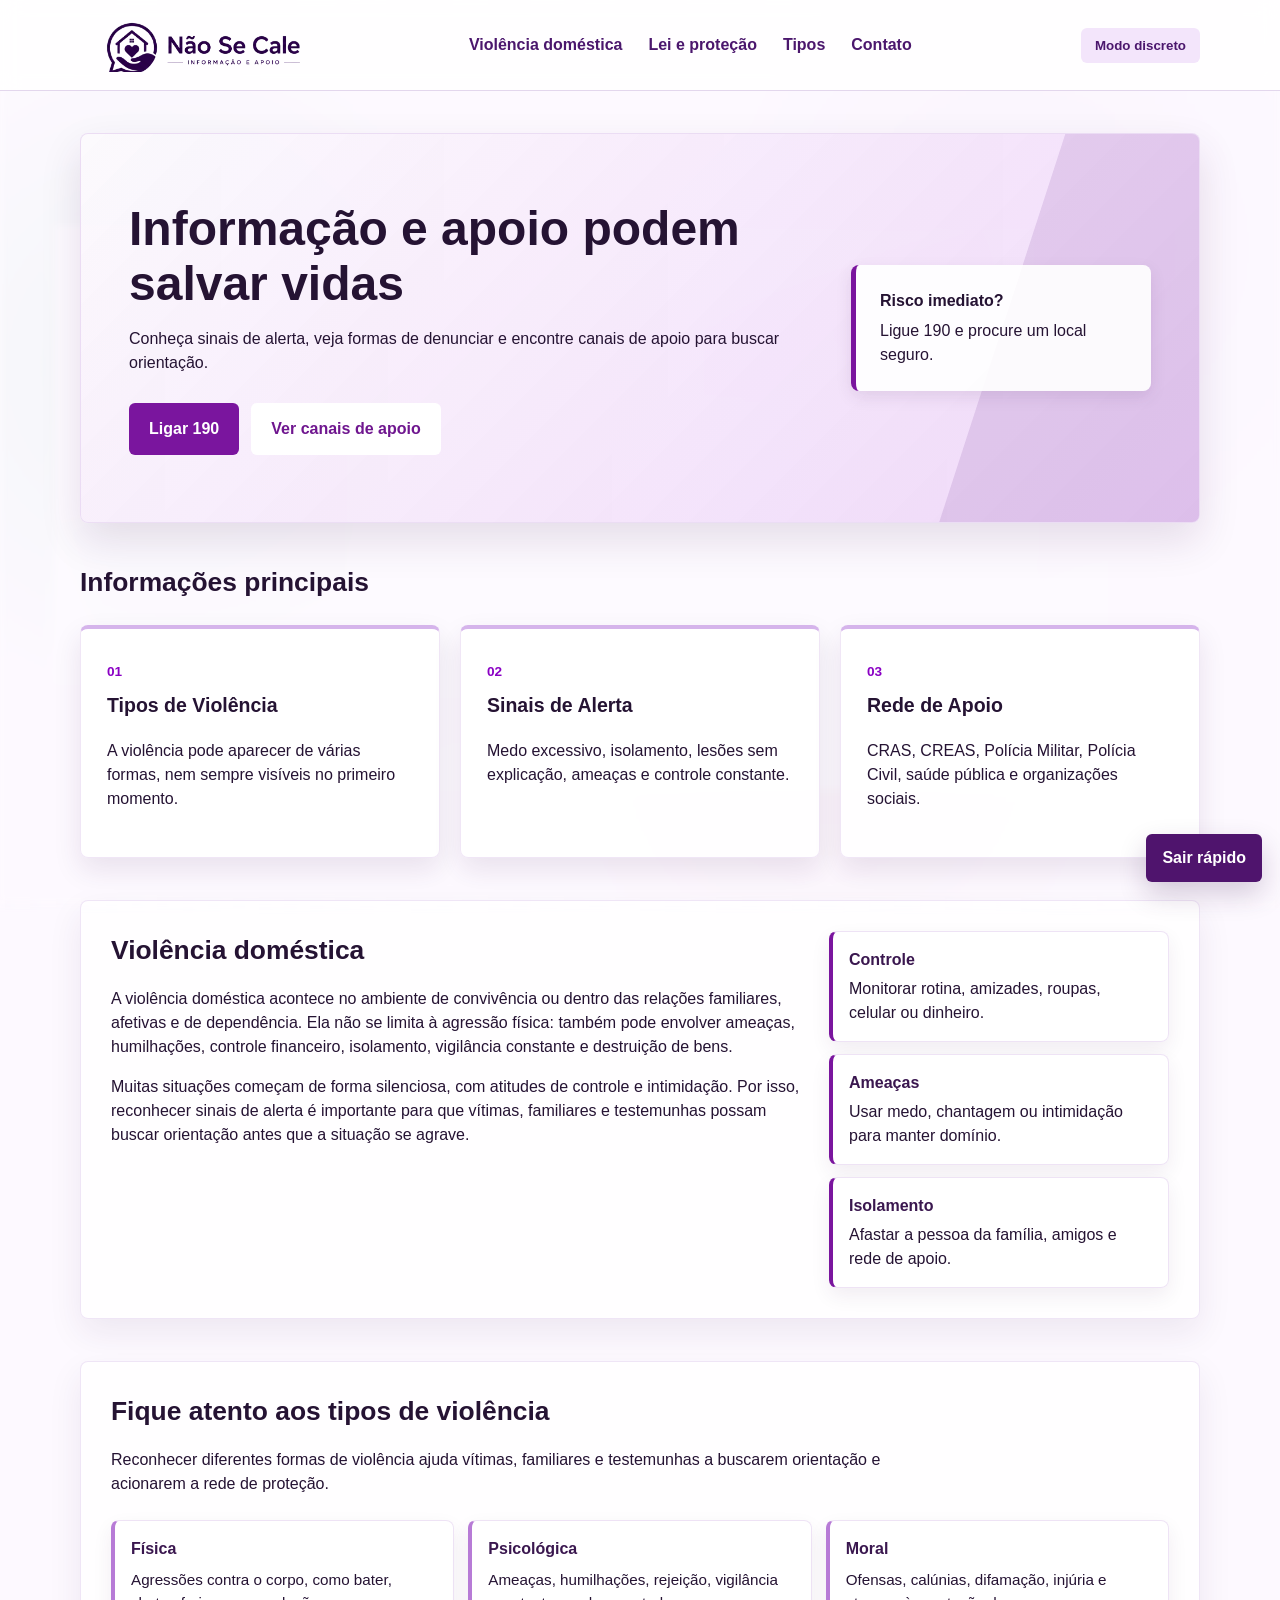
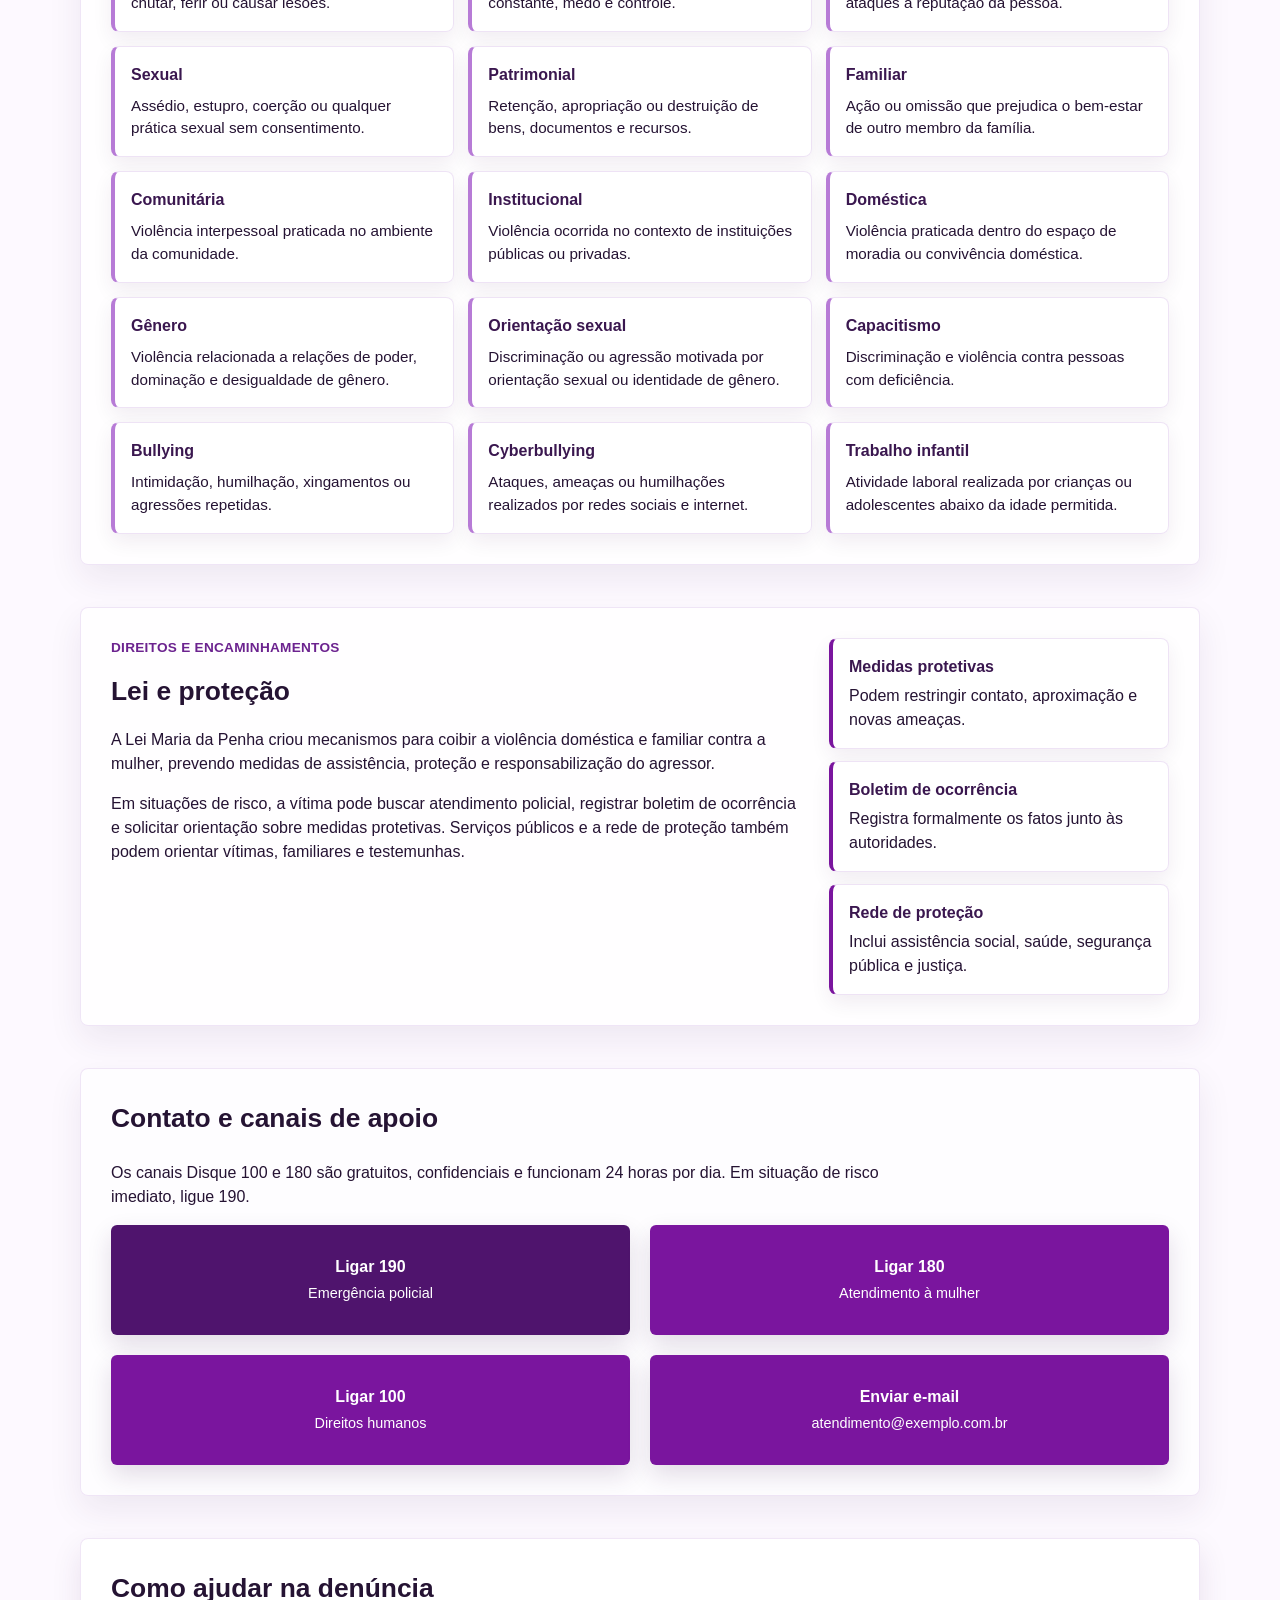
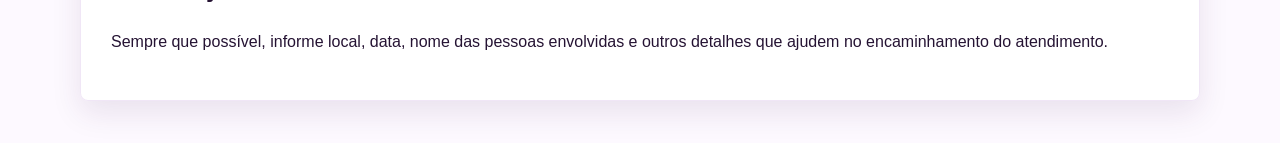
<file: site/index.html>
<!DOCTYPE html>
<html lang="pt-BR">
<head>
    <meta charset="UTF-8">
    <meta name="viewport" content="width=device-width, initial-scale=1.0">
    <title>Não Se Cale</title>
    <link rel="icon" href="assets/icone-nao-se-cale.png">
    <link rel="stylesheet" href="style.css">
</head>
<body>
    <header class="topo">
        <div class="container topo-conteudo">
            <a class="marca" href="#">
                <img src="assets/logo-nao-se-cale.png" alt="Não Se Cale - Informação e Apoio">
            </a>
            <nav aria-label="Navegação principal">
                <a href="#violencia-domestica">Violência doméstica</a>
                <a href="#lei-protecao">Lei e proteção</a>
                <a href="#tipos">Tipos</a>
                <a href="#contato">Contato</a>
            </nav>
            <button class="botao-contraste" type="button" aria-pressed="false">
                Modo discreto
            </button>
        </div>
    </header>

    <a class="sair-rapido" href="https://www.google.com" aria-label="Sair rapidamente do site">
        Sair rápido
    </a>

    <main class="container">
        <section class="hero">
            <div class="hero-texto">
                <h1>Informação e apoio podem salvar vidas</h1>
                <p>
                    Conheça sinais de alerta, veja formas de denunciar
                    e encontre canais de apoio para buscar orientação.
                </p>
                <div class="botoes">
                    <a class="botao botao-principal" href="tel:190">Ligar 190</a>
                    <a class="botao botao-secundario" href="#contato">Ver canais de apoio</a>
                </div>
            </div>

            <aside class="aviso">
                <strong>Risco imediato?</strong>
                <span>Ligue 190 e procure um local seguro.</span>
            </aside>
        </section>

        <section class="secao" id="informacoes">
            <h2>Informações principais</h2>

            <div class="cards">
                <article class="card">
                    <span>01</span>
                    <h3>Tipos de Violência</h3>
                    <p>A violência pode aparecer de várias formas, nem sempre visíveis no primeiro momento.</p>
                </article>

                <article class="card">
                    <span>02</span>
                    <h3>Sinais de Alerta</h3>
                    <p>Medo excessivo, isolamento, lesões sem explicação, ameaças e controle constante.</p>
                </article>

                <article class="card">
                    <span>03</span>
                    <h3>Rede de Apoio</h3>
                    <p>CRAS, CREAS, Polícia Militar, Polícia Civil, saúde pública e organizações sociais.</p>
                </article>
            </div>
        </section>

        <section class="secao bloco-conteudo" id="violencia-domestica">
            <div class="texto-longo">
                <h2>Violência doméstica</h2>
                <p>
                    A violência doméstica acontece no ambiente de convivência ou dentro das relações familiares,
                    afetivas e de dependência. Ela não se limita à agressão física: também pode envolver ameaças,
                    humilhações, controle financeiro, isolamento, vigilância constante e destruição de bens.
                </p>
                <p>
                    Muitas situações começam de forma silenciosa, com atitudes de controle e intimidação.
                    Por isso, reconhecer sinais de alerta é importante para que vítimas, familiares e testemunhas
                    possam buscar orientação antes que a situação se agrave.
                </p>
            </div>

            <div class="pontos-info">
                <article>
                    <strong>Controle</strong>
                    <span>Monitorar rotina, amizades, roupas, celular ou dinheiro.</span>
                </article>
                <article>
                    <strong>Ameaças</strong>
                    <span>Usar medo, chantagem ou intimidação para manter domínio.</span>
                </article>
                <article>
                    <strong>Isolamento</strong>
                    <span>Afastar a pessoa da família, amigos e rede de apoio.</span>
                </article>
            </div>
        </section>

        <section class="secao tipos-violencia" id="tipos">
            <div class="cabecalho-tipos">
                <h2>Fique atento aos tipos de violência</h2>
                <p>
                    Reconhecer diferentes formas de violência ajuda vítimas, familiares e testemunhas
                    a buscarem orientação e acionarem a rede de proteção.
                </p>
            </div>

            <div class="lista-tipos">
                <article>
                    <h3>Física</h3>
                    <p>Agressões contra o corpo, como bater, chutar, ferir ou causar lesões.</p>
                </article>

                <article>
                    <h3>Psicológica</h3>
                    <p>Ameaças, humilhações, rejeição, vigilância constante, medo e controle.</p>
                </article>

                <article>
                    <h3>Moral</h3>
                    <p>Ofensas, calúnias, difamação, injúria e ataques à reputação da pessoa.</p>
                </article>

                <article>
                    <h3>Sexual</h3>
                    <p>Assédio, estupro, coerção ou qualquer prática sexual sem consentimento.</p>
                </article>

                <article>
                    <h3>Patrimonial</h3>
                    <p>Retenção, apropriação ou destruição de bens, documentos e recursos.</p>
                </article>

                <article>
                    <h3>Familiar</h3>
                    <p>Ação ou omissão que prejudica o bem-estar de outro membro da família.</p>
                </article>

                <article>
                    <h3>Comunitária</h3>
                    <p>Violência interpessoal praticada no ambiente da comunidade.</p>
                </article>

                <article>
                    <h3>Institucional</h3>
                    <p>Violência ocorrida no contexto de instituições públicas ou privadas.</p>
                </article>

                <article>
                    <h3>Doméstica</h3>
                    <p>Violência praticada dentro do espaço de moradia ou convivência doméstica.</p>
                </article>

                <article>
                    <h3>Gênero</h3>
                    <p>Violência relacionada a relações de poder, dominação e desigualdade de gênero.</p>
                </article>

                <article>
                    <h3>Orientação sexual</h3>
                    <p>Discriminação ou agressão motivada por orientação sexual ou identidade de gênero.</p>
                </article>

                <article>
                    <h3>Capacitismo</h3>
                    <p>Discriminação e violência contra pessoas com deficiência.</p>
                </article>

                <article>
                    <h3>Bullying</h3>
                    <p>Intimidação, humilhação, xingamentos ou agressões repetidas.</p>
                </article>

                <article>
                    <h3>Cyberbullying</h3>
                    <p>Ataques, ameaças ou humilhações realizados por redes sociais e internet.</p>
                </article>

                <article>
                    <h3>Trabalho infantil</h3>
                    <p>Atividade laboral realizada por crianças ou adolescentes abaixo da idade permitida.</p>
                </article>
            </div>
        </section>

        <section class="secao bloco-conteudo" id="lei-protecao">
            <div class="texto-longo">
                <p class="etiqueta">Direitos e encaminhamentos</p>
                <h2>Lei e proteção</h2>
                <p>
                    A Lei Maria da Penha criou mecanismos para coibir a violência doméstica e familiar contra
                    a mulher, prevendo medidas de assistência, proteção e responsabilização do agressor.
                </p>
                <p>
                    Em situações de risco, a vítima pode buscar atendimento policial, registrar boletim de
                    ocorrência e solicitar orientação sobre medidas protetivas. Serviços públicos e a rede de
                    proteção também podem orientar vítimas, familiares e testemunhas.
                </p>
            </div>

            <div class="pontos-info">
                <article>
                    <strong>Medidas protetivas</strong>
                    <span>Podem restringir contato, aproximação e novas ameaças.</span>
                </article>
                <article>
                    <strong>Boletim de ocorrência</strong>
                    <span>Registra formalmente os fatos junto às autoridades.</span>
                </article>
                <article>
                    <strong>Rede de proteção</strong>
                    <span>Inclui assistência social, saúde, segurança pública e justiça.</span>
                </article>
            </div>
        </section>

        <section class="secao painel-ajuda" id="contato">
            <div class="cabecalho-secao">
                <div>
                    <h2>Contato e canais de apoio</h2>
                    <p class="texto-apoio">
                        Os canais Disque 100 e 180 são gratuitos, confidenciais e funcionam 24 horas por dia.
                        Em situação de risco imediato, ligue 190.
                    </p>
                </div>
            </div>

            <div class="acoes">
                <a class="acao destaque" href="tel:190">
                    <strong>Ligar 190</strong>
                    <span>Emergência policial</span>
                </a>
                <a class="acao" href="tel:180">
                    <strong>Ligar 180</strong>
                    <span>Atendimento à mulher</span>
                </a>
                <a class="acao" href="tel:100">
                    <strong>Ligar 100</strong>
                    <span>Direitos humanos</span>
                </a>
                <a class="acao" href="mailto:atendimento@exemplo.com.br">
                    <strong>Enviar e-mail</strong>
                    <span>atendimento@exemplo.com.br</span>
                </a>
            </div>
        </section>

        <section class="secao bloco-orientacao">
            <h2 id="denuncia">Como ajudar na denúncia</h2>
            <p>
                Sempre que possível, informe local, data, nome das pessoas envolvidas
                e outros detalhes que ajudem no encaminhamento do atendimento.
            </p>
        </section>

    </main>
    <script src="script.js"></script>
</body>
</html>
</file>
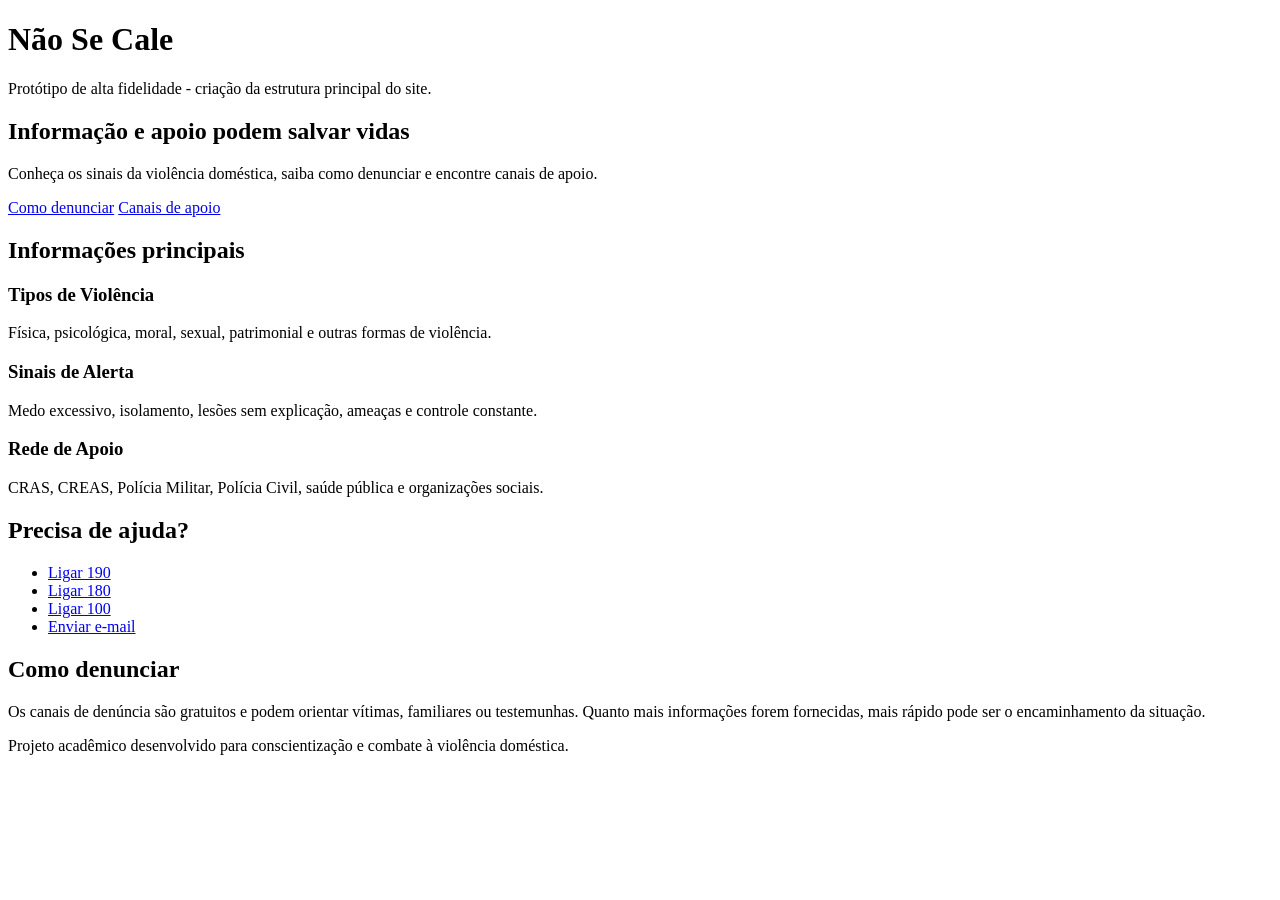
<file: itens_11_12_13/item11_prototipo_alta_fidelidade.html>
<!DOCTYPE html>
<html lang="pt-BR">
<head>
    <meta charset="UTF-8">
    <meta name="viewport" content="width=device-width, initial-scale=1.0">
    <title>Item 11 - Protótipo de Alta Fidelidade</title>
</head>
<body>
    <header>
        <h1>Não Se Cale</h1>
        <p>Protótipo de alta fidelidade - criação da estrutura principal do site.</p>
    </header>

    <main>
        <section>
            <h2>Informação e apoio podem salvar vidas</h2>
            <p>Conheça os sinais da violência doméstica, saiba como denunciar e encontre canais de apoio.</p>
            <a href="#denuncia">Como denunciar</a>
            <a href="#apoio">Canais de apoio</a>
        </section>

        <section>
            <h2>Informações principais</h2>

            <article>
                <h3>Tipos de Violência</h3>
                <p>Física, psicológica, moral, sexual, patrimonial e outras formas de violência.</p>
            </article>

            <article>
                <h3>Sinais de Alerta</h3>
                <p>Medo excessivo, isolamento, lesões sem explicação, ameaças e controle constante.</p>
            </article>

            <article>
                <h3>Rede de Apoio</h3>
                <p>CRAS, CREAS, Polícia Militar, Polícia Civil, saúde pública e organizações sociais.</p>
            </article>
        </section>

        <section id="apoio">
            <h2>Precisa de ajuda?</h2>
            <ul>
                <li><a href="tel:190">Ligar 190</a></li>
                <li><a href="tel:180">Ligar 180</a></li>
                <li><a href="tel:100">Ligar 100</a></li>
                <li><a href="mailto:atendimento@exemplo.com.br">Enviar e-mail</a></li>
            </ul>
        </section>

        <section id="denuncia">
            <h2>Como denunciar</h2>
            <p>
                Os canais de denúncia são gratuitos e podem orientar vítimas, familiares ou testemunhas.
                Quanto mais informações forem fornecidas, mais rápido pode ser o encaminhamento da situação.
            </p>
        </section>
    </main>

    <footer>
        <p>Projeto acadêmico desenvolvido para conscientização e combate à violência doméstica.</p>
    </footer>
</body>
</html>
</file>
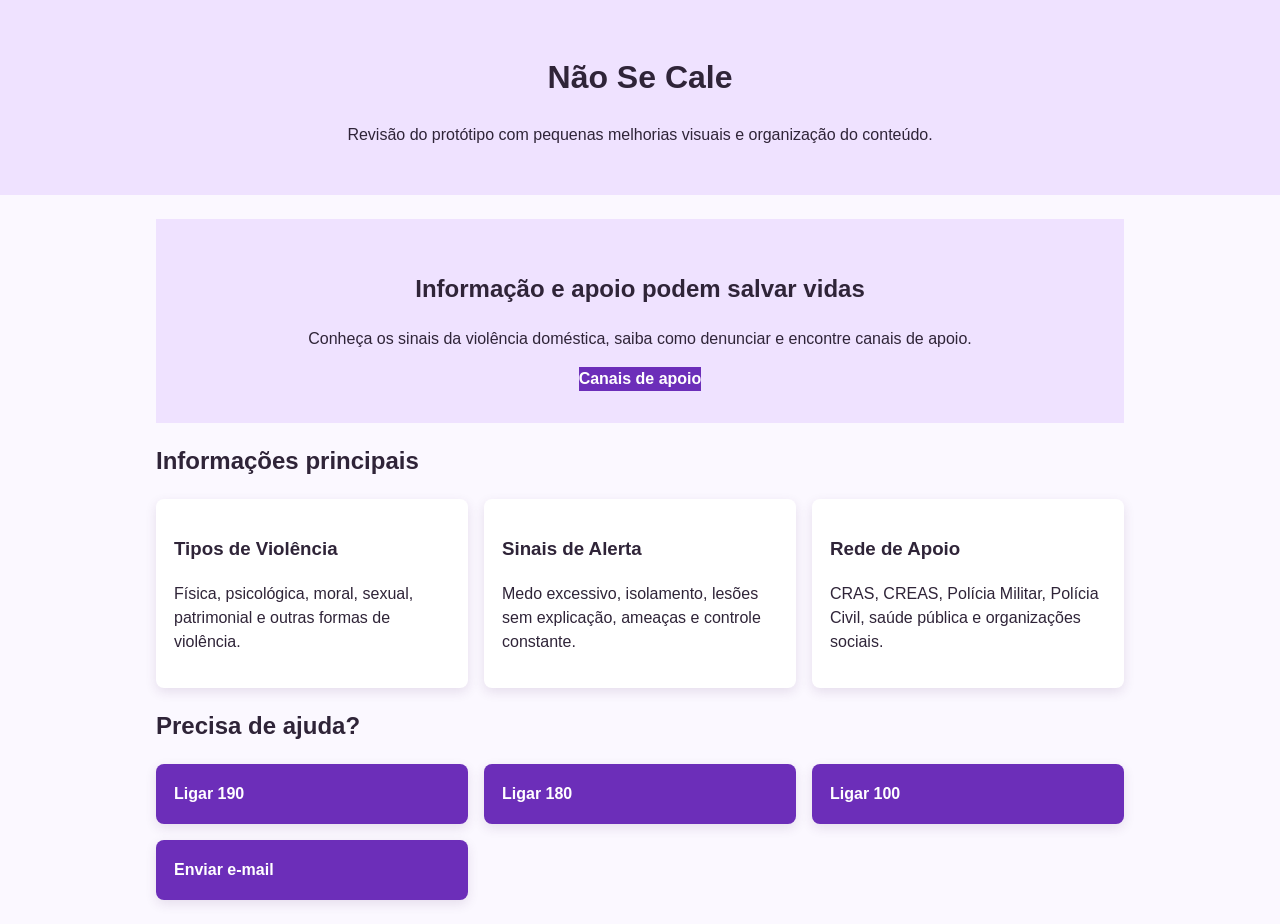
<file: itens_11_12_13/item12_revisao_prototipo.html>
<!DOCTYPE html>
<html lang="pt-BR">
<head>
    <meta charset="UTF-8">
    <meta name="viewport" content="width=device-width, initial-scale=1.0">
    <title>Item 12 - Revisão do Protótipo</title>
    <link rel="stylesheet" href="item12_estilo_simples.css">
</head>
<body>
    <header class="topo">
        <h1>Não Se Cale</h1>
        <p>Revisão do protótipo com pequenas melhorias visuais e organização do conteúdo.</p>
    </header>

    <main class="container">
        <section class="hero">
            <h2>Informação e apoio podem salvar vidas</h2>
            <p>Conheça os sinais da violência doméstica, saiba como denunciar e encontre canais de apoio.</p>
            <a class="botao" href="#apoio">Canais de apoio</a>
        </section>

        <section>
            <h2>Informações principais</h2>
            <div class="cards">
                <article class="card">
                    <h3>Tipos de Violência</h3>
                    <p>Física, psicológica, moral, sexual, patrimonial e outras formas de violência.</p>
                </article>

                <article class="card">
                    <h3>Sinais de Alerta</h3>
                    <p>Medo excessivo, isolamento, lesões sem explicação, ameaças e controle constante.</p>
                </article>

                <article class="card">
                    <h3>Rede de Apoio</h3>
                    <p>CRAS, CREAS, Polícia Militar, Polícia Civil, saúde pública e organizações sociais.</p>
                </article>
            </div>
        </section>

        <section id="apoio">
            <h2>Precisa de ajuda?</h2>
            <div class="acoes">
                <a href="tel:190">Ligar 190</a>
                <a href="tel:180">Ligar 180</a>
                <a href="tel:100">Ligar 100</a>
                <a href="mailto:atendimento@exemplo.com.br">Enviar e-mail</a>
            </div>
        </section>
    </main>
</body>
</html>
</file>
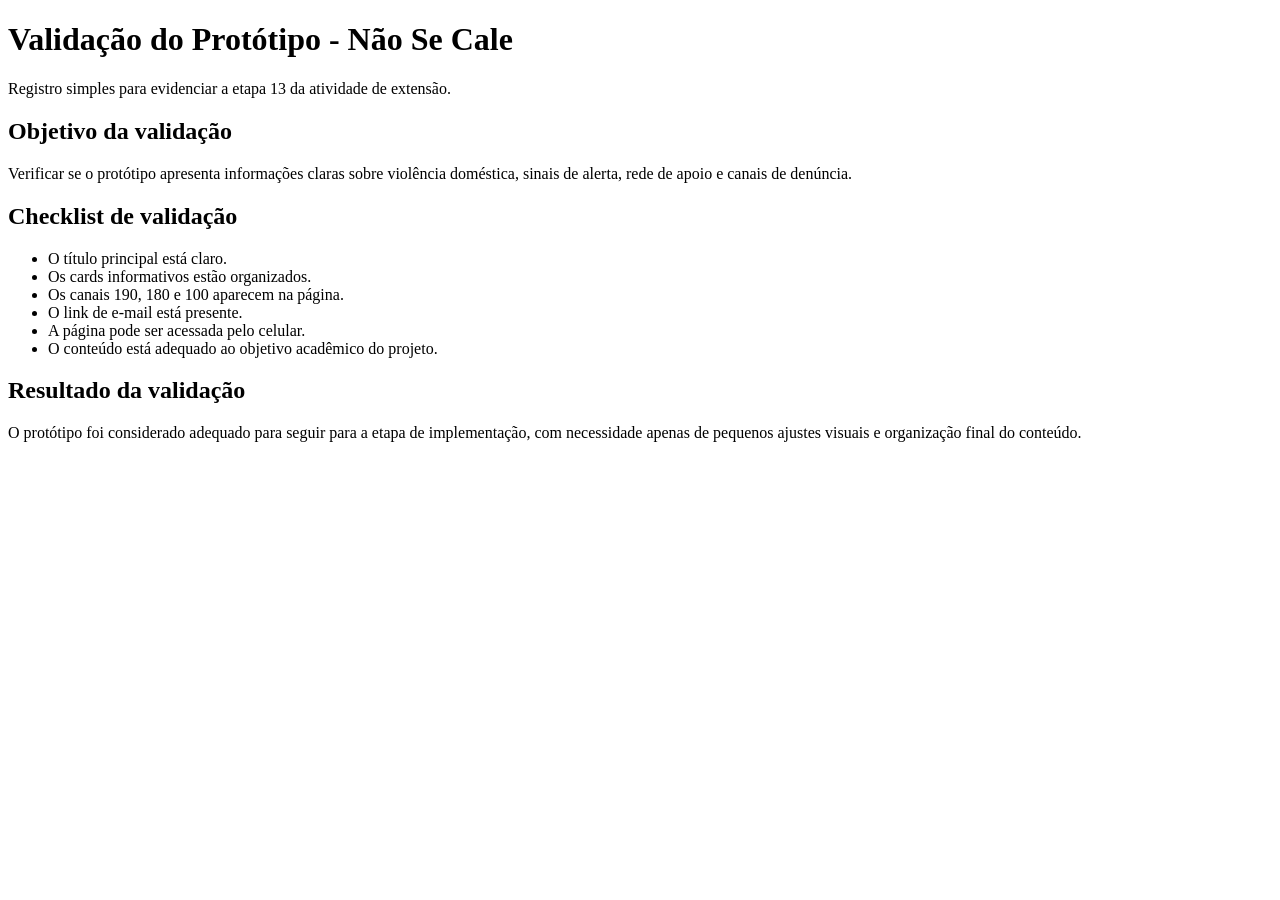
<file: itens_11_12_13/item13_validacao_prototipo.html>
<!DOCTYPE html>
<html lang="pt-BR">
<head>
    <meta charset="UTF-8">
    <meta name="viewport" content="width=device-width, initial-scale=1.0">
    <title>Item 13 - Validação do Protótipo</title>
</head>
<body>
    <header>
        <h1>Validação do Protótipo - Não Se Cale</h1>
        <p>Registro simples para evidenciar a etapa 13 da atividade de extensão.</p>
    </header>

    <main>
        <section>
            <h2>Objetivo da validação</h2>
            <p>
                Verificar se o protótipo apresenta informações claras sobre violência doméstica,
                sinais de alerta, rede de apoio e canais de denúncia.
            </p>
        </section>

        <section>
            <h2>Checklist de validação</h2>
            <ul>
                <li>O título principal está claro.</li>
                <li>Os cards informativos estão organizados.</li>
                <li>Os canais 190, 180 e 100 aparecem na página.</li>
                <li>O link de e-mail está presente.</li>
                <li>A página pode ser acessada pelo celular.</li>
                <li>O conteúdo está adequado ao objetivo acadêmico do projeto.</li>
            </ul>
        </section>

        <section>
            <h2>Resultado da validação</h2>
            <p>
                O protótipo foi considerado adequado para seguir para a etapa de implementação,
                com necessidade apenas de pequenos ajustes visuais e organização final do conteúdo.
            </p>
        </section>
    </main>
</body>
</html>
</file>
<file: site/style.css>
* {
    box-sizing: border-box;
}

html {
    scroll-behavior: smooth;
    scroll-padding-top: 120px;
}

body {
    margin: 0;
    background: #fdf9ff;
    color: #251333;
    font-family: Arial, Helvetica, sans-serif;
    line-height: 1.5;
    min-height: 100vh;
    position: relative;
}

body::before {
    background:
        linear-gradient(90deg, rgba(253, 249, 255, 0.7), rgba(253, 249, 255, 0.9)),
        url("assets/fundo-acolhedor.png") center/cover fixed;
    content: "";
    filter: blur(3px);
    inset: -8px;
    position: fixed;
    z-index: -1;
}

a {
    text-decoration: none;
}

.container {
    width: min(1120px, 92%);
    margin: 0 auto;
}

.topo {
    background: rgba(255, 255, 255, 0.86);
    backdrop-filter: blur(10px);
    border-bottom: 1px solid rgba(216, 198, 230, 0.7);
    padding: 18px 0;
    position: sticky;
    top: 0;
    z-index: 2;
}

.topo-conteudo {
    align-items: center;
    display: flex;
    justify-content: space-between;
    gap: 18px;
}

.marca {
    align-items: center;
    color: #4b176d;
    display: flex;
}

.marca img {
    display: block;
    height: 54px;
    max-width: 260px;
    object-fit: contain;
}

nav {
    display: flex;
    flex-wrap: wrap;
    gap: 26px;
}

nav a {
    color: #4b176d;
    font-weight: 700;
}

.hero {
    align-items: center;
    background:
        linear-gradient(135deg, rgba(255, 255, 255, 0.78), rgba(237, 210, 248, 0.9)),
        linear-gradient(90deg, rgba(95, 22, 133, 0.08), rgba(255, 255, 255, 0));
    border: 1px solid rgba(234, 220, 243, 0.9);
    border-radius: 8px;
    box-shadow: 0 18px 42px rgba(55, 20, 75, 0.12);
    display: grid;
    gap: 36px;
    grid-template-columns: minmax(0, 1fr) 300px;
    margin: 42px 0 40px;
    overflow: hidden;
    min-height: 390px;
    padding: 58px 48px;
    position: relative;
}

.hero::before {
    background: rgba(95, 22, 133, 0.12);
    content: "";
    height: 150%;
    position: absolute;
    right: -180px;
    top: -120px;
    transform: rotate(18deg);
    width: 360px;
}

.hero-texto,
.aviso {
    position: relative;
    z-index: 1;
}

.hero h1,
.secao h2 {
    margin-top: 0;
}

.hero h1 {
    font-size: 3rem;
    line-height: 1.15;
    margin-bottom: 14px;
}

.etiqueta {
    color: #6c238f;
    font-size: 0.85rem;
    font-weight: 700;
    letter-spacing: 0.02em;
    margin-top: 0;
    text-transform: uppercase;
}

.botoes {
    display: flex;
    flex-wrap: wrap;
    gap: 12px;
    margin-top: 28px;
}

.botao,
.acao {
    background: #7a159e;
    border-radius: 6px;
    color: #ffffff;
    display: inline-block;
    font-weight: 700;
    padding: 14px 20px;
    transition: transform 0.2s ease, box-shadow 0.2s ease;
}

.botao:hover,
.acao:hover {
    box-shadow: 0 10px 22px rgba(95, 22, 133, 0.18);
    transform: translateY(-2px);
}

.botao-secundario {
    background: #ffffff;
    color: #6f168f;
}

.aviso {
    background: rgba(255, 255, 255, 0.92);
    border-left: 5px solid #7a159e;
    border-radius: 8px;
    box-shadow: 0 6px 16px rgba(55, 20, 75, 0.1);
    padding: 24px;
}

.aviso strong,
.aviso span {
    display: block;
}

.aviso strong {
    margin-bottom: 6px;
}

.secao {
    margin-bottom: 42px;
}

.secao[id] {
    scroll-margin-top: 120px;
}

.secao h2 {
    font-size: 1.65rem;
    margin-bottom: 22px;
}

.cards,
.acoes {
    display: grid;
    gap: 20px;
}

.cards {
    grid-template-columns: repeat(3, 1fr);
}

.card {
    background: rgba(255, 255, 255, 0.88);
    border: 1px solid rgba(234, 220, 243, 0.7);
    border-top: 4px solid #d5b4eb;
    border-radius: 8px;
    box-shadow: 0 12px 28px rgba(55, 20, 75, 0.1);
    min-height: 220px;
    padding: 30px 26px;
}

.card span {
    color: #8a00c4;
    font-size: 0.85rem;
    font-weight: 700;
}

.card h3 {
    font-size: 1.22rem;
    margin-top: 8px;
}

.acoes {
    grid-template-columns: repeat(2, 1fr);
}

.acao {
    align-items: center;
    box-shadow: 0 10px 24px rgba(55, 20, 75, 0.14);
    display: flex;
    flex-direction: column;
    justify-content: center;
    min-height: 110px;
}

.acao strong,
.acao span {
    display: block;
}

.acao span {
    font-size: 0.9rem;
    font-weight: 400;
    margin-top: 4px;
}

.acao.destaque {
    background: #4f146d;
}

.texto-apoio {
    max-width: 820px;
}

.bloco-conteudo {
    background: rgba(255, 255, 255, 0.72);
    border: 1px solid rgba(234, 220, 243, 0.75);
    border-radius: 8px;
    box-shadow: 0 14px 34px rgba(55, 20, 75, 0.08);
    display: grid;
    gap: 26px;
    grid-template-columns: minmax(0, 1fr) 340px;
    padding: 30px;
}

.texto-longo {
    max-width: 760px;
}

.texto-longo h2 {
    margin-bottom: 12px;
}

.pontos-info {
    display: grid;
    gap: 12px;
}

.pontos-info article {
    background: rgba(255, 255, 255, 0.9);
    border: 1px solid rgba(234, 220, 243, 0.8);
    border-left: 4px solid #7a159e;
    border-radius: 8px;
    box-shadow: 0 8px 20px rgba(55, 20, 75, 0.07);
    padding: 16px;
}

.pontos-info strong,
.pontos-info span {
    display: block;
}

.pontos-info strong {
    color: #3a174f;
    margin-bottom: 5px;
}

.tipos-violencia {
    background: rgba(255, 255, 255, 0.72);
    border: 1px solid rgba(234, 220, 243, 0.75);
    border-radius: 8px;
    box-shadow: 0 14px 34px rgba(55, 20, 75, 0.08);
    padding: 30px;
}

.cabecalho-tipos {
    max-width: 820px;
}

.cabecalho-tipos h2 {
    margin-bottom: 10px;
}

.lista-tipos {
    display: grid;
    gap: 14px;
    grid-template-columns: repeat(3, 1fr);
    margin-top: 24px;
}

.lista-tipos article {
    background: rgba(255, 255, 255, 0.9);
    border: 1px solid rgba(234, 220, 243, 0.8);
    border-left: 4px solid #b77bd6;
    border-radius: 8px;
    box-shadow: 0 8px 20px rgba(55, 20, 75, 0.07);
    padding: 16px;
}

.lista-tipos h3 {
    color: #3a174f;
    font-size: 1rem;
    margin: 0 0 8px;
}

.lista-tipos p {
    font-size: 0.95rem;
    margin: 0;
}

.cabecalho-secao {
    align-items: end;
    display: flex;
    gap: 20px;
    justify-content: space-between;
}

.painel-ajuda {
    background: rgba(255, 255, 255, 0.62);
    border: 1px solid rgba(234, 220, 243, 0.75);
    border-radius: 8px;
    box-shadow: 0 14px 34px rgba(55, 20, 75, 0.08);
    padding: 30px;
}

.bloco-orientacao {
    background: rgba(255, 255, 255, 0.9);
    border: 1px solid rgba(234, 220, 243, 0.7);
    border-radius: 8px;
    box-shadow: 0 12px 30px rgba(55, 20, 75, 0.1);
    padding: 30px;
}

.botao-contraste,
.sair-rapido {
    border: 0;
    border-radius: 6px;
    cursor: pointer;
    font-family: inherit;
    font-weight: 700;
}

.botao-contraste {
    background: #f3e5fb;
    color: #4b176d;
    padding: 10px 14px;
}

.sair-rapido {
    background: #4f146d;
    bottom: 18px;
    box-shadow: 0 12px 28px rgba(55, 20, 75, 0.2);
    color: #ffffff;
    padding: 12px 16px;
    position: fixed;
    right: 18px;
    z-index: 4;
}

.alto-contraste {
    background: #17121d;
    color: #e8e1ec;
}

.alto-contraste::before {
    background:
        linear-gradient(rgba(18, 13, 24, 0.92), rgba(18, 13, 24, 0.96)),
        url("assets/fundo-acolhedor.png") center/cover fixed;
    display: block;
    filter: blur(8px) brightness(0.45) saturate(0.6);
}

.alto-contraste .topo,
.alto-contraste .hero,
.alto-contraste .card,
.alto-contraste .bloco-conteudo,
.alto-contraste .tipos-violencia,
.alto-contraste .lista-tipos article,
.alto-contraste .painel-ajuda,
.alto-contraste .bloco-orientacao,
.alto-contraste .aviso,
.alto-contraste .pontos-info article {
    background: rgba(28, 21, 36, 0.92);
    border-color: rgba(212, 188, 228, 0.25);
    box-shadow: 0 12px 26px rgba(0, 0, 0, 0.22);
}

.alto-contraste .hero::before {
    background: rgba(255, 255, 255, 0.05);
}

.alto-contraste a,
.alto-contraste h1,
.alto-contraste h2,
.alto-contraste h3,
.alto-contraste strong,
.alto-contraste .etiqueta,
.alto-contraste .card span,
.alto-contraste .marca {
    color: #f3edf7;
}

.alto-contraste p,
.alto-contraste span {
    color: #d8ccdf;
}

.alto-contraste .marca img,
.alto-contraste .etiqueta {
    filter: grayscale(1) brightness(0.8);
    opacity: 0.62;
}

.alto-contraste nav a[href="#violencia-domestica"],
.alto-contraste nav a[href="#tipos"] {
    opacity: 0.72;
}

.alto-contraste .card,
.alto-contraste .lista-tipos article,
.alto-contraste .pontos-info article {
    opacity: 0.88;
}

.alto-contraste .card span,
.alto-contraste .lista-tipos h3,
.alto-contraste .pontos-info strong {
    color: #d9c7e6;
}

.alto-contraste .botao,
.alto-contraste .acao,
.alto-contraste .sair-rapido {
    background: #2b2034;
    color: #ffffff;
}

.alto-contraste .botao-secundario,
.alto-contraste .botao-contraste {
    background: #211829;
    border: 1px solid rgba(232, 214, 242, 0.35);
    color: #ffffff;
}

@media (max-width: 760px) {
    .topo-conteudo,
    nav,
    .botoes {
        align-items: stretch;
        flex-direction: column;
    }

    nav {
        gap: 10px;
    }

    .marca img {
        height: auto;
        max-width: 230px;
        width: 100%;
    }

    .cards,
    .bloco-conteudo,
    .lista-tipos,
    .acoes,
    .hero {
        grid-template-columns: 1fr;
    }

    .hero {
        margin: 20px 0;
        min-height: auto;
        padding: 28px 20px;
    }

    .hero::before {
        height: 260px;
        right: -240px;
        top: auto;
        bottom: -150px;
    }

    .hero h1 {
        font-size: 2rem;
    }

    .secao h2 {
        font-size: 1.35rem;
    }

    .botao,
    .acao,
    .botao-contraste {
        width: 100%;
        text-align: center;
    }

    .sair-rapido {
        bottom: 12px;
        left: 12px;
        right: 12px;
        text-align: center;
    }

    .tipos-violencia,
    .bloco-conteudo,
    .painel-ajuda,
    .bloco-orientacao {
        padding: 22px;
    }

    .acao {
        min-height: auto;
    }
}
</file>
<file: itens_11_12_13/item12_estilo_simples.css>
* {
    box-sizing: border-box;
}

body {
    margin: 0;
    background: #fbf8ff;
    color: #2f2438;
    font-family: Arial, sans-serif;
    line-height: 1.5;
}

.topo,
.hero {
    background: #efe2ff;
    padding: 32px 20px;
    text-align: center;
}

.container {
    max-width: 1000px;
    margin: auto;
    padding: 24px 16px;
}

.cards,
.acoes {
    display: grid;
    gap: 16px;
    grid-template-columns: repeat(3, 1fr);
}

.card,
.acoes a {
    background: #ffffff;
    border-radius: 8px;
    box-shadow: 0 4px 12px rgba(70, 30, 100, 0.12);
    padding: 18px;
}

.botao,
.acoes a {
    color: #ffffff;
    background: #6c2eb9;
    display: inline-block;
    font-weight: bold;
    text-decoration: none;
}

@media (max-width: 700px) {
    .cards,
    .acoes {
        grid-template-columns: 1fr;
    }
}
</file>
